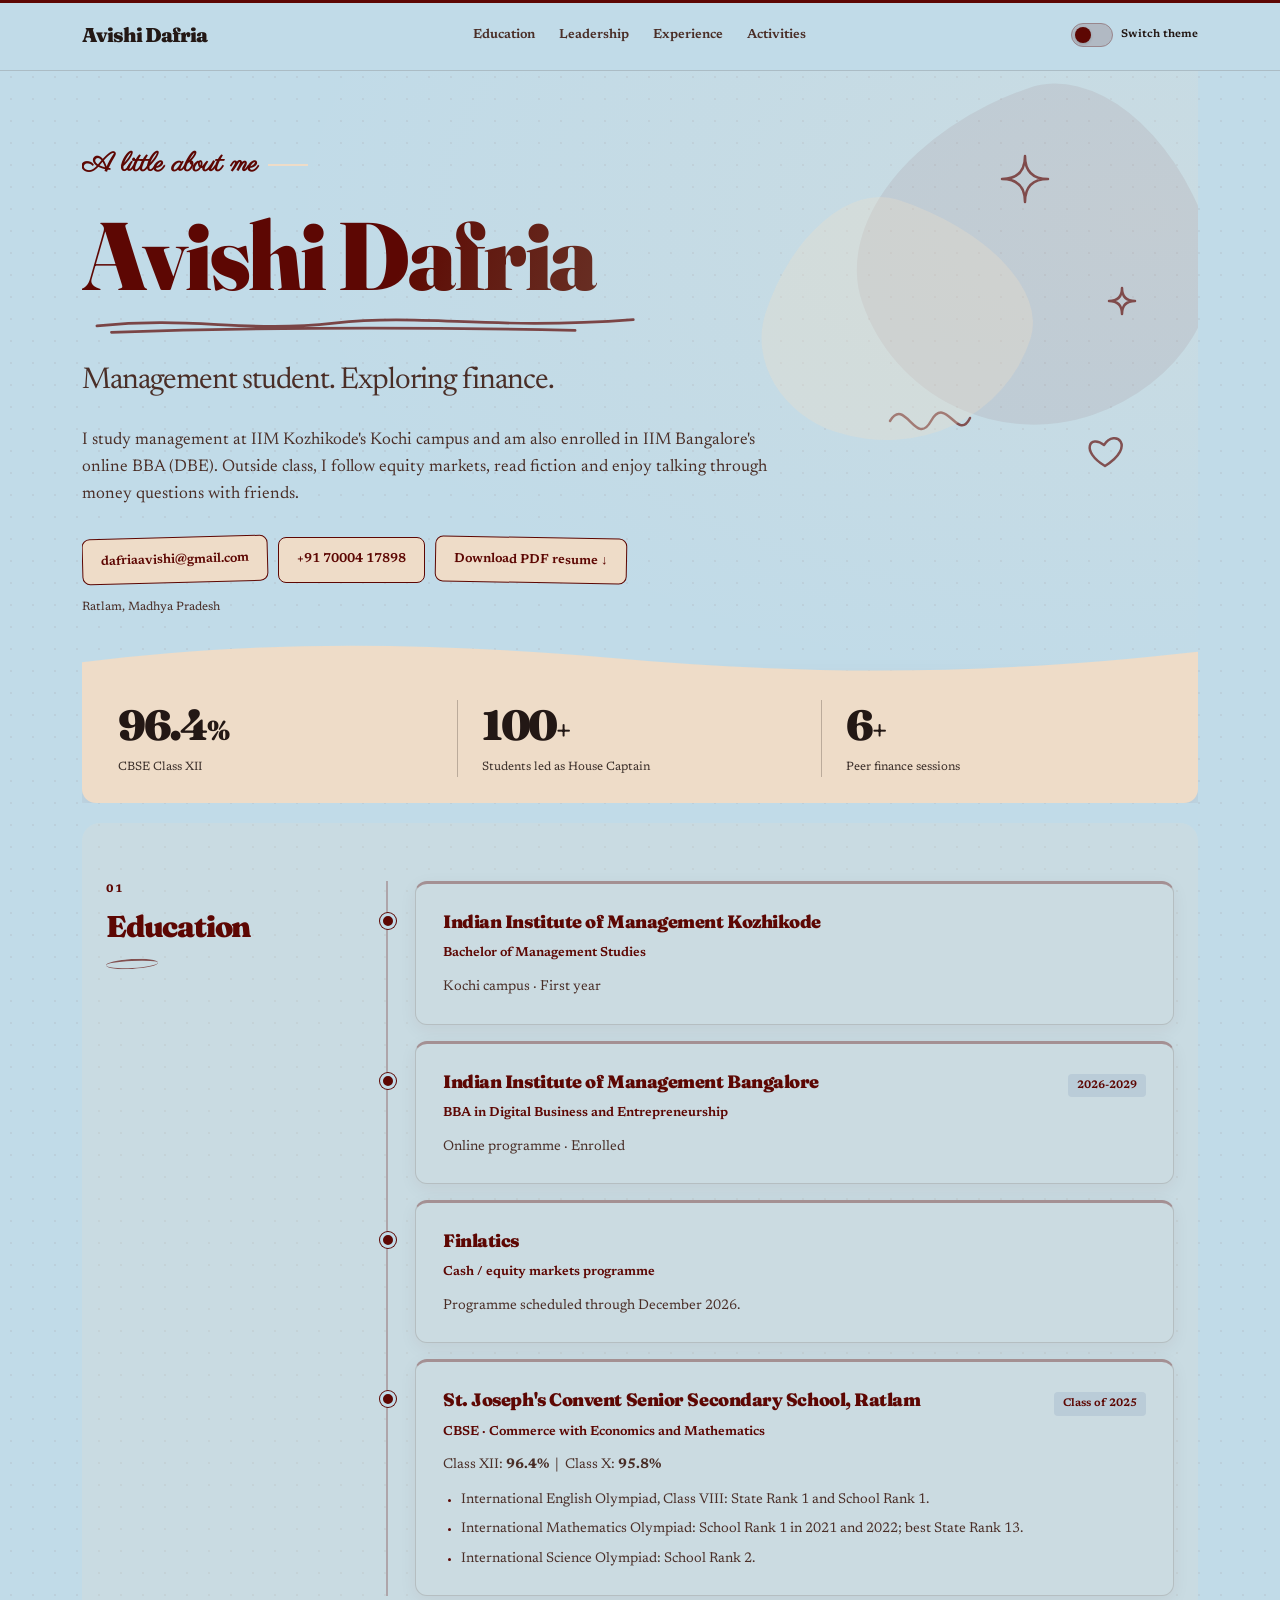
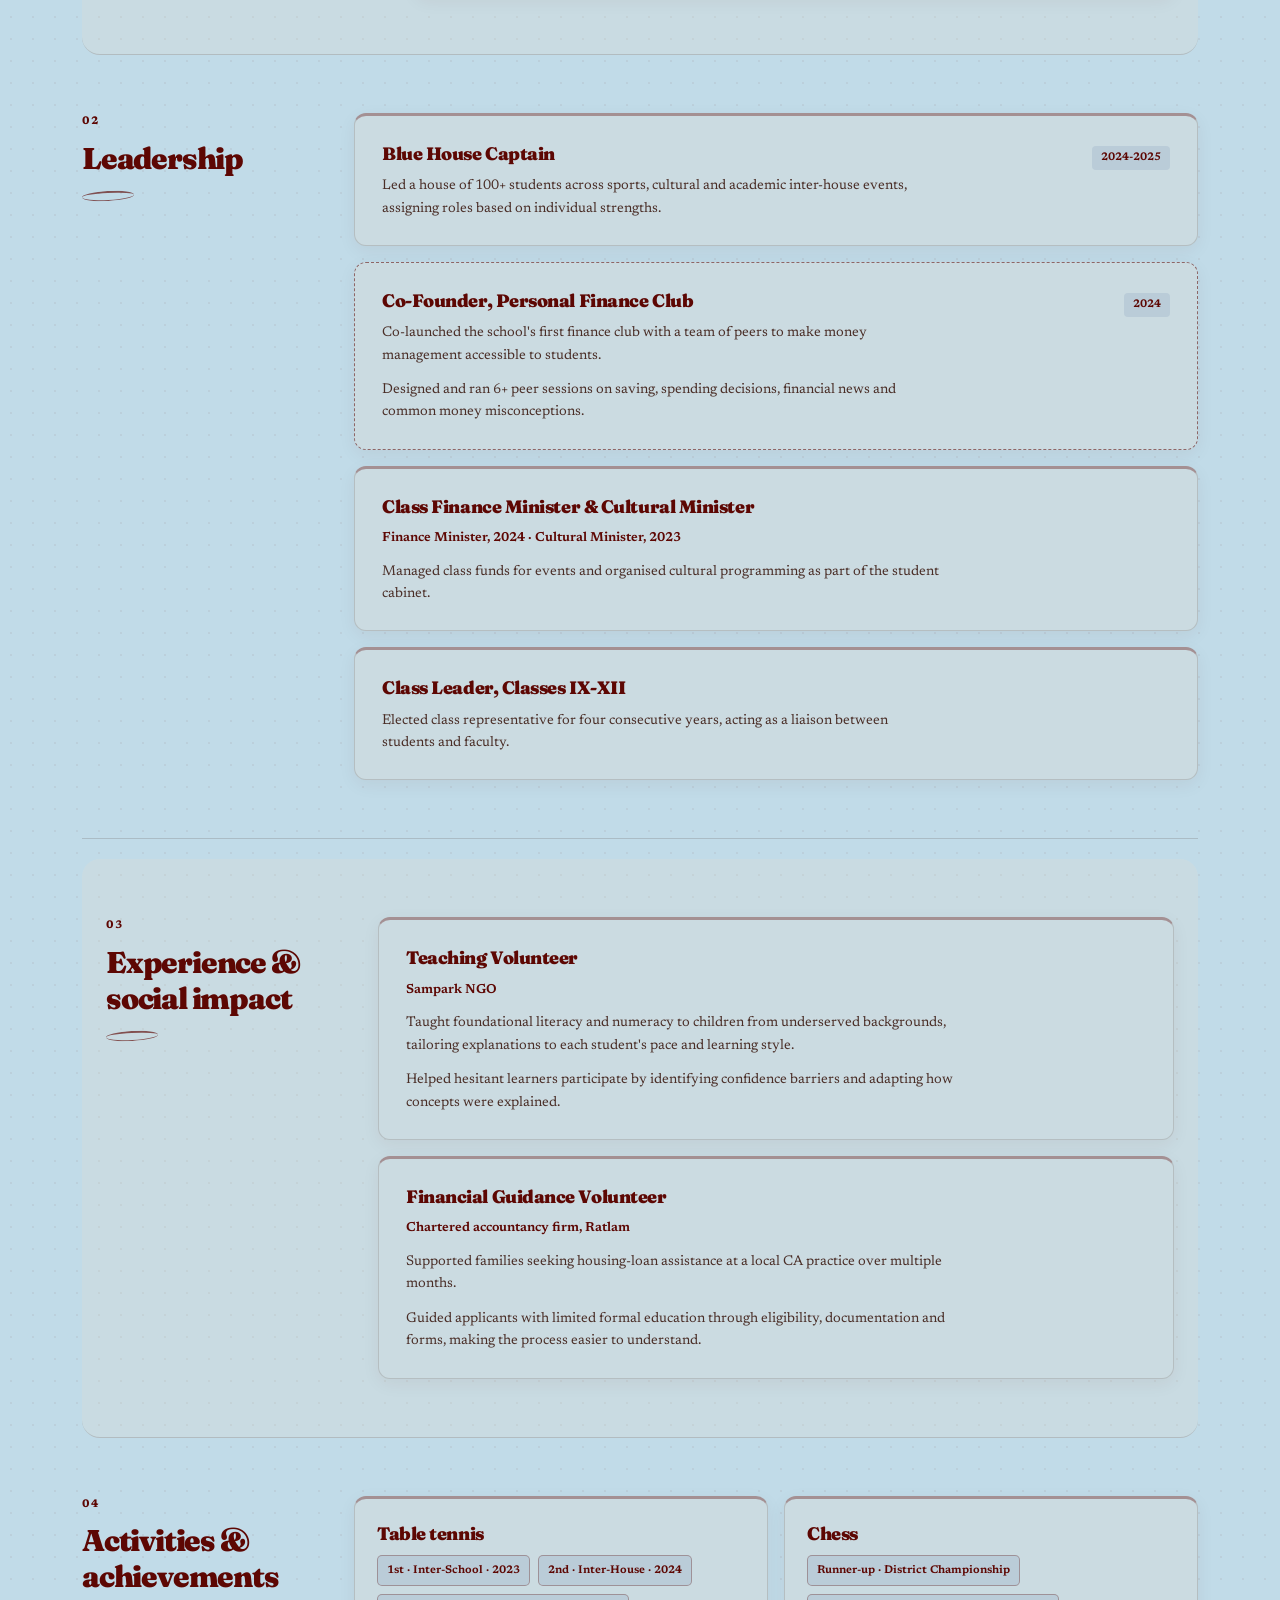
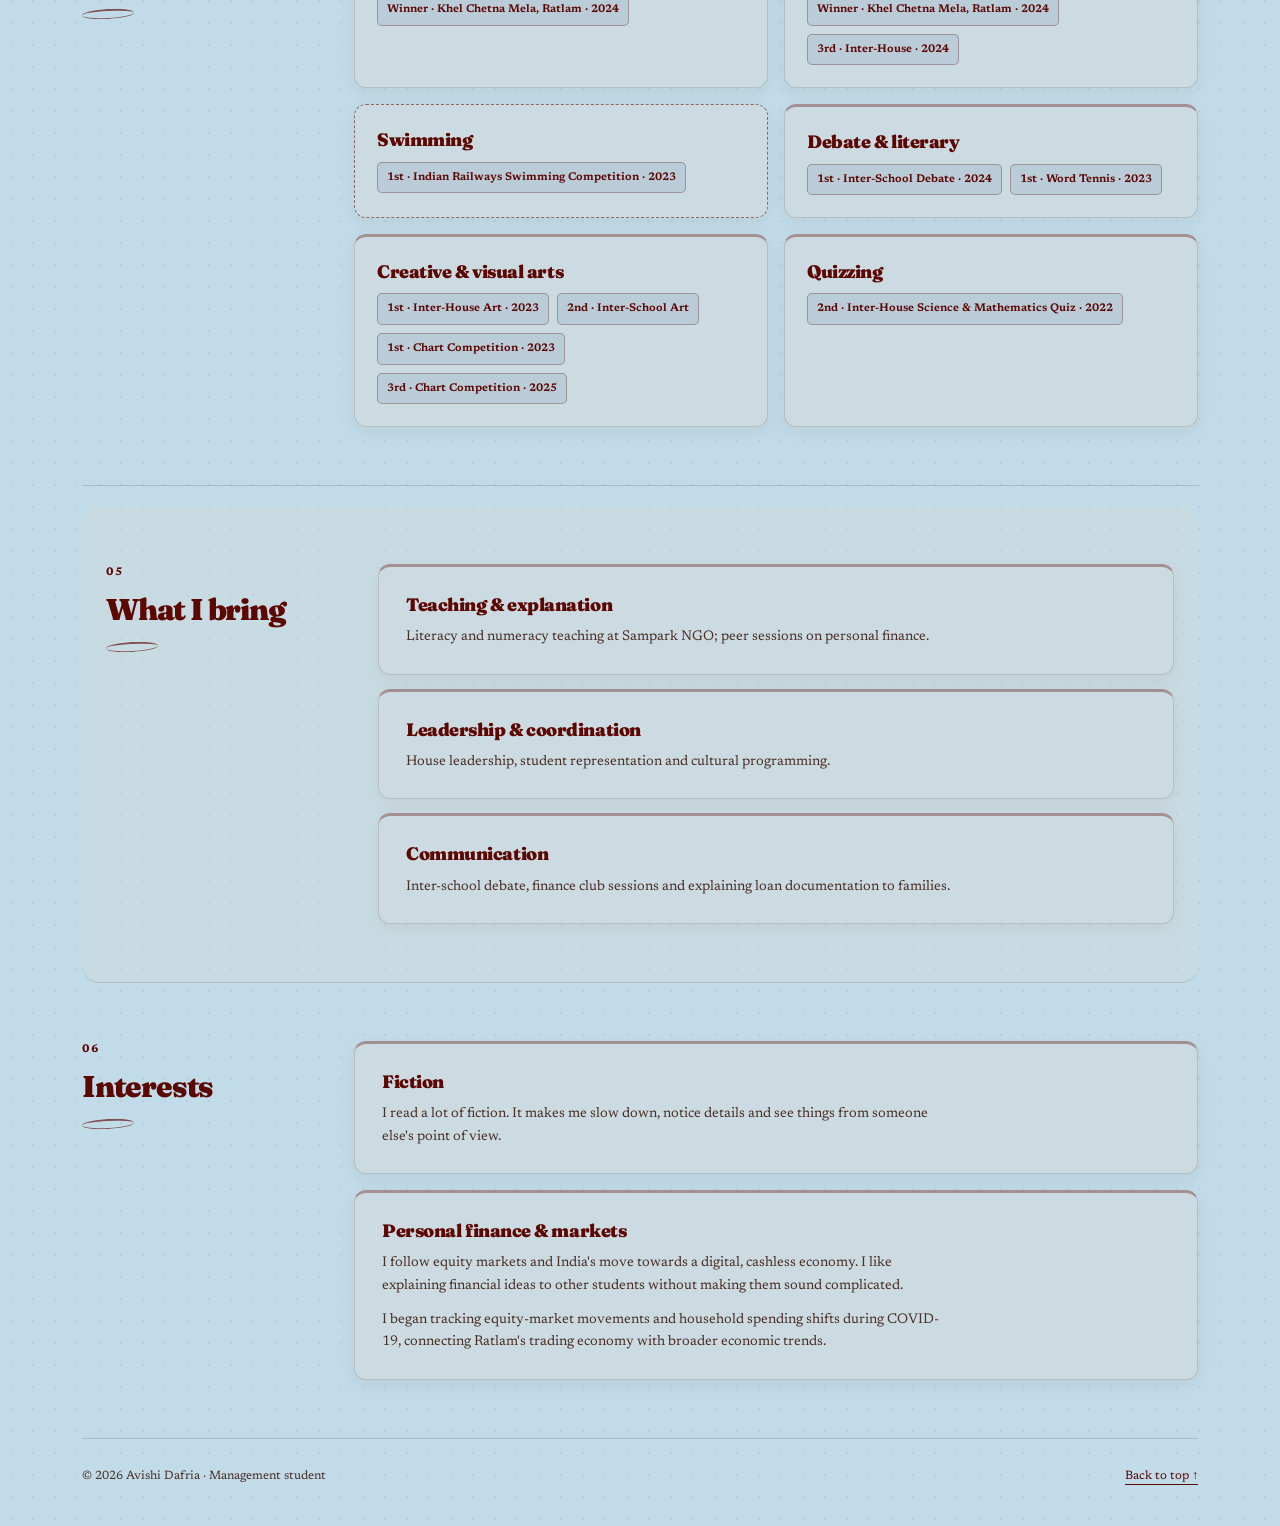
<file: index.html>
<!DOCTYPE html>
<html lang="en">
<head>
  <meta charset="UTF-8">
  <meta name="viewport" content="width=device-width, initial-scale=1.0">
  <meta name="description" content="Avishi Dafria's student resume: education, leadership, volunteering and interests.">
  <meta property="og:title" content="Avishi Dafria | Resume">
  <meta property="og:description" content="Management student exploring finance. Education, leadership, volunteering and interests.">
  <meta property="og:type" content="website">
  <meta name="theme-color" content="#5D0703">
  <title>Avishi Dafria | Resume</title>
  <link rel="preconnect" href="https://fonts.googleapis.com">
  <link rel="preconnect" href="https://fonts.gstatic.com" crossorigin>
  <link href="https://fonts.googleapis.com/css2?family=Fraunces:wght@400;700;900&family=Newsreader:wght@400;500;600;700&family=Parisienne&display=swap" rel="stylesheet">
  <link rel="icon" href="data:image/svg+xml,%3Csvg xmlns=%27http://www.w3.org/2000/svg%27 viewBox=%270 0 64 64%27%3E%3Crect width=%2764%27 height=%2764%27 rx=%2716%27 fill=%27%235D0703%27/%3E%3Ctext x=%2732%27 y=%2742%27 text-anchor=%27middle%27 font-family=%27Arial%27 font-size=%2730%27 fill=%27white%27%3EAD%3C/text%3E%3C/svg%3E">
  <link rel="stylesheet" href="style.css">
</head>
<body>
  <div class="scroll-progress" aria-hidden="true"></div>
  <a class="skip-link" href="#main">Skip to resume</a>
  <header class="site-header">
    <div class="header-inner">
      <a class="wordmark" href="#top">Avishi Dafria</a>
      <nav aria-label="Resume sections">
        <a href="#education">Education</a>
        <a href="#leadership">Leadership</a>
        <a href="#experience">Experience</a>
        <a href="#activities">Activities</a>
      </nav>
      <label class="theme-switch"><input id="theme-toggle" type="checkbox"><span class="toggle-track" aria-hidden="true"></span><span class="toggle-text">Switch theme</span></label>
    </div>
  </header>
  <main id="main" class="resume">
    <section id="top" class="intro" aria-labelledby="name">

      <svg class="hero-doodles" viewBox="0 0 1100 450" aria-hidden="true" focusable="false"><g fill="none" stroke="currentColor" stroke-width="2.5" stroke-linecap="round" stroke-linejoin="round"><path d="M935 55 Q935 78 958 78 Q935 78 935 101 Q935 78 912 78 Q935 78 935 55Z"/><path d="M1032 187 Q1032 200 1045 200 Q1032 200 1032 213 Q1032 200 1019 200 Q1032 200 1032 187Z"/><path d="M800 320 C815 295 826 347 841 320 S868 342 880 317"/><path d="M1015 365 C990 350 1000 333 1014 344 C1025 327 1047 345 1015 365Z"/></g></svg>
      <p class="eyebrow">A little about me</p>
      <h1 id="name">Avishi Dafria</h1>
      <svg class="name-swish" viewBox="0 0 600 22" aria-hidden="true" focusable="false"><path d="M4 12 C110 1 165 20 265 9 S435 17 594 5 M20 19 Q260 11 530 17" fill="none" stroke="currentColor" stroke-width="3" stroke-linecap="round"/></svg>
      <p class="subtitle">Management student. Exploring finance.</p>
      <p class="summary">I study management at IIM Kozhikode's Kochi campus and am also enrolled in IIM Bangalore's online BBA (DBE). Outside class, I follow equity markets, read fiction and enjoy talking through money questions with friends.</p>
      <div class="contact-list" aria-label="Contact details">
        <a class="contact-button" href="mailto:dafriaavishi@gmail.com">dafriaavishi@gmail.com</a>
        <a class="contact-button secondary-button" href="tel:+917000417898">+91 70004 17898</a>
        <a class="contact-button secondary-button" href="resume.pdf" download="Avishi_Dafria_Resume.pdf">Download PDF resume &darr;</a>
      </div>
      <p class="location">Ratlam, Madhya Pradesh</p>
      <svg class="hero-wave" viewBox="0 0 1200 48" preserveAspectRatio="none" aria-hidden="true" focusable="false"><path d="M0 30 C180 0 360 0 570 24 S960 50 1200 15 L1200 48 L0 48 Z"/></svg>
      <div class="stat-strip" aria-label="Resume highlights">
        <div><strong>96.4<span>%</span></strong><span>CBSE Class XII</span></div>
        <div><strong>100<span>+</span></strong><span>Students led as House Captain</span></div>
        <div><strong>6<span>+</span></strong><span>Peer finance sessions</span></div>
      </div>
    </section>

    <section id="education" class="resume-section" aria-labelledby="education-heading">
      <div class="section-label"><span class="section-number">01</span><h2 id="education-heading">Education</h2></div>
      <div class="section-content timeline">
        <article class="entry">
          <h3>Indian Institute of Management Kozhikode</h3>
          <p class="role">Bachelor of Management Studies</p>
          <p>Kochi campus &middot; First year</p>
        </article>
        <article class="entry">
          <div class="entry-heading"><h3>Indian Institute of Management Bangalore</h3><p class="date">2026-2029</p></div>
          <p class="role">BBA in Digital Business and Entrepreneurship</p>
          <p>Online programme &middot; Enrolled</p>
        </article>
        <article class="entry">
          <h3>Finlatics</h3>
          <p class="role">Cash / equity markets programme</p>
          <p>Programme scheduled through December 2026.</p>
        </article>
        <article class="entry">
          <div class="entry-heading"><h3>St. Joseph's Convent Senior Secondary School, Ratlam</h3><p class="date">Class of 2025</p></div>
          <p class="role">CBSE &middot; Commerce with Economics and Mathematics</p>
          <p>Class XII: <strong>96.4%</strong> &nbsp;|&nbsp; Class X: <strong>95.8%</strong></p>
          <ul>
            <li>International English Olympiad, Class VIII: State Rank 1 and School Rank 1.</li>
            <li>International Mathematics Olympiad: School Rank 1 in 2021 and 2022; best State Rank 13.</li>
            <li>International Science Olympiad: School Rank 2.</li>
          </ul>
        </article>
      </div>
    </section>

    <section id="leadership" class="resume-section" aria-labelledby="leadership-heading">
      <div class="section-label"><span class="section-number">02</span><h2 id="leadership-heading">Leadership</h2></div>
      <div class="section-content">
        <article class="entry">
          <div class="entry-heading"><h3>Blue House Captain</h3><p class="date">2024-2025</p></div>
          <p>Led a house of 100+ students across sports, cultural and academic inter-house events, assigning roles based on individual strengths.</p>
        </article>
        <article class="entry">
          <div class="entry-heading"><h3>Co-Founder, Personal Finance Club</h3><p class="date">2024</p></div>
          <p>Co-launched the school's first finance club with a team of peers to make money management accessible to students.</p>
          <p>Designed and ran 6+ peer sessions on saving, spending decisions, financial news and common money misconceptions.</p>
        </article>
        <article class="entry">
          <h3>Class Finance Minister &amp; Cultural Minister</h3>
          <p class="role">Finance Minister, 2024 &middot; Cultural Minister, 2023</p>
          <p>Managed class funds for events and organised cultural programming as part of the student cabinet.</p>
        </article>
        <article class="entry">
          <h3>Class Leader, Classes IX-XII</h3>
          <p>Elected class representative for four consecutive years, acting as a liaison between students and faculty.</p>
        </article>
      </div>
    </section>

    <section id="experience" class="resume-section" aria-labelledby="experience-heading">
      <div class="section-label"><span class="section-number">03</span><h2 id="experience-heading">Experience &amp;  social impact</h2></div>
      <div class="section-content">
        <article class="entry">
          <h3>Teaching Volunteer</h3><p class="role">Sampark NGO</p>
          <p>Taught foundational literacy and numeracy to children from underserved backgrounds, tailoring explanations to each student's pace and learning style.</p>
          <p>Helped hesitant learners participate by identifying confidence barriers and adapting how concepts were explained.</p>
        </article>
        <article class="entry">
          <h3>Financial Guidance Volunteer</h3><p class="role">Chartered accountancy firm, Ratlam</p>
          <p>Supported families seeking housing-loan assistance at a local CA practice over multiple months.</p>
          <p>Guided applicants with limited formal education through eligibility, documentation and forms, making the process easier to understand.</p>
        </article>
      </div>
    </section>

    <section id="activities" class="resume-section" aria-labelledby="activities-heading">
      <div class="section-label"><span class="section-number">04</span><h2 id="activities-heading">Activities &amp;  achievements</h2></div>
      <div class="section-content">
        <article class="entry achievement-card"><h3>Table tennis</h3><div class="badge-list"><span class="badge">1st &middot; Inter-School &middot; 2023</span><span class="badge">2nd &middot; Inter-House &middot; 2024</span><span class="badge">Winner &middot; Khel Chetna Mela, Ratlam &middot; 2024</span></div></article>
        <article class="entry achievement-card"><h3>Chess</h3><div class="badge-list"><span class="badge">Runner-up &middot; District Championship</span><span class="badge">Winner &middot; Khel Chetna Mela, Ratlam &middot; 2024</span><span class="badge">3rd &middot; Inter-House &middot; 2024</span></div></article>
        <article class="entry achievement-card"><h3>Swimming</h3><div class="badge-list"><span class="badge">1st &middot; Indian Railways Swimming Competition &middot; 2023</span></div></article>
        <article class="entry achievement-card"><h3>Debate &amp; literary</h3><div class="badge-list"><span class="badge">1st &middot; Inter-School Debate &middot; 2024</span><span class="badge">1st &middot; Word Tennis &middot; 2023</span></div></article>
        <article class="entry achievement-card"><h3>Creative &amp; visual arts</h3><div class="badge-list"><span class="badge">1st &middot; Inter-House Art &middot; 2023</span><span class="badge">2nd &middot; Inter-School Art</span><span class="badge">1st &middot; Chart Competition &middot; 2023</span><span class="badge">3rd &middot; Chart Competition &middot; 2025</span></div></article>
        <article class="entry achievement-card"><h3>Quizzing</h3><div class="badge-list"><span class="badge">2nd &middot; Inter-House Science &amp; Mathematics Quiz &middot; 2022</span></div></article>
      </div>
    </section>

    <section id="skills" class="resume-section" aria-labelledby="skills-heading">
      <div class="section-label"><span class="section-number">05</span><h2 id="skills-heading">What I bring</h2></div>
      <div class="section-content skill-grid">
        <article class="entry"><h3>Teaching &amp; explanation</h3><p>Literacy and numeracy teaching at Sampark NGO; peer sessions on personal finance.</p></article>
        <article class="entry"><h3>Leadership &amp; coordination</h3><p>House leadership, student representation and cultural programming.</p></article>
        <article class="entry"><h3>Communication</h3><p>Inter-school debate, finance club sessions and explaining loan documentation to families.</p></article>
      </div>
    </section>

    <section id="interests" class="resume-section" aria-labelledby="interests-heading">
      <div class="section-label"><span class="section-number">06</span><h2 id="interests-heading">Interests</h2></div>
      <div class="section-content">
        <article class="entry"><h3>Fiction</h3><p>I read a lot of fiction. It makes me slow down, notice details and see things from someone else's point of view.</p></article>
        <article class="entry"><h3>Personal finance &amp; markets</h3><p>I follow equity markets and India's move towards a digital, cashless economy. I like explaining financial ideas to other students without making them sound complicated.</p><p>I began tracking equity-market movements and household spending shifts during COVID-19, connecting Ratlam's trading economy with broader economic trends.</p></article>
      </div>
    </section>
  </main>
  <footer class="site-footer"><p>&copy; 2026 Avishi Dafria &middot; Management student</p><a href="#top">Back to top &uarr;</a></footer>
</body>
</html>
</file>
<file: style.css>
/* Pantone-inspired editorial palette; mixed tints keep the page consistent. */
:root { --primary: #5D0703; --rose: #C1DBE8; --salmon: #EEDCC8; --paper: #EEDCC8; --ink: var(--primary); --muted: color-mix(in srgb, var(--primary) 85%, var(--rose)); color-scheme: light dark; }
* { box-sizing: border-box; }
html { scroll-behavior: smooth; scroll-padding-top: 110px; }
body { margin: 0; background: color-mix(in srgb, var(--primary) 5%, var(--paper)); color: var(--ink); font-family: 'Newsreader', Georgia, serif; font-size: 16px; line-height: 1.6; }
a { color: var(--primary); text-underline-offset: 5px; }
a:hover { text-decoration: none; }
a:focus-visible { outline: 3px solid var(--primary); outline-offset: 5px; }
h1,h2,h3,.wordmark { font-family: 'Fraunces', Arial, sans-serif; }
h1,h2,h3,p { margin-top: 0; }
p { margin-bottom: 12px; max-width: 70ch; }
h1 { font-size: clamp(48px, 7.5vw, 100px); font-weight: 700; line-height: 1.03; letter-spacing: -.06em; margin-bottom: 22px; }
h2 { font-size: clamp(26px,2.4vw,30px); font-weight: 700; line-height: 1.2; letter-spacing: -.04em; margin-bottom: 0; }
h3 { font-size: 18px; font-weight: 700; line-height: 1.4; letter-spacing: -.025em; margin-bottom: 9px; }
.skip-link { position: absolute; top: -80px; left: 16px; padding: 12px 18px; background: var(--paper); z-index: 20; }
.skip-link:focus { top: 8px; }
.site-header { position: sticky; top: 0; z-index: 10; background: var(--paper); border-bottom: 1px solid color-mix(in srgb,var(--muted) 18%,transparent); }
.header-inner { max-width: 1180px; margin: auto; padding: 13px 32px; display: flex; justify-content: space-between; align-items: center; gap: 24px; }
.wordmark { font-size: 20px; font-weight: 800; letter-spacing: -.05em; color: var(--ink); text-decoration: none; }
nav { display: flex; gap: 8px 24px; flex-wrap: wrap; }
nav a { min-height: 44px; display: flex; align-items: center; font-size: 13px; font-weight: 600; color: var(--muted); text-decoration: none; }
nav a:hover { color: var(--primary); }
.resume { max-width: 1180px; padding: 0 32px; margin: auto; }
.intro { padding: 76px 0 0; background: radial-gradient(ellipse at 95% 20%,color-mix(in srgb,var(--salmon) 38%,transparent),transparent 58%); }
.eyebrow { display: flex; align-items: center; gap: 10px; font-size: 11px; font-weight: 700; text-transform: uppercase; letter-spacing: .17em; color: var(--primary); margin-bottom: 24px; }
.status-dot { width: 8px; height: 8px; border-radius: 50%; background: var(--primary); box-shadow: 0 0 0 5px color-mix(in srgb,var(--primary) 10%,transparent); }
.subtitle { font-size: clamp(21px,3vw,30px); font-weight: 400; letter-spacing: -.035em; color: var(--muted); margin-bottom: 22px; }
.summary { font-size: 17px; max-width: 70ch; color: var(--muted); }
.contact-list { display: flex; flex-wrap: wrap; gap: 10px; margin-top: 28px; }
.contact-button { display: inline-flex; min-height: 46px; align-items: center; justify-content: center; padding: 11px 18px; border: 1px solid var(--primary); border-radius: 8px; background: var(--primary); color: var(--paper); text-decoration: none; font-size: 13px; font-weight: 600; transition: transform .2s ease, box-shadow .2s ease; }
.secondary-button { color: var(--primary); background: var(--paper); border-color: color-mix(in srgb,var(--primary) 25%,transparent); }
.contact-button:hover { transform: translateY(-2px); box-shadow: 0 6px 15px color-mix(in srgb,var(--ink) 9%,transparent); }
.location { margin: 15px 0 0; color: var(--muted); font-size: 12px; }
.stat-strip { margin-top: 44px; display: grid; grid-template-columns: repeat(3,minmax(0,1fr)); background: var(--primary); color: var(--paper); border-radius: 14px; padding: 26px 12px; }
.stat-strip > div { padding: 0 24px; border-right: 1px solid color-mix(in srgb,var(--paper) 25%,transparent); }
.stat-strip > div:last-child { border: 0; }
.stat-strip strong { display: block; font-family: 'Fraunces',Arial,sans-serif; font-size: 42px; line-height: 1.2; letter-spacing: -.055em; margin-bottom: 8px; }
.stat-strip strong span { font-size: .65em; }
.stat-strip div > span { display: block; font-size: 12px; opacity: .88; }
.resume-section { display: grid; grid-template-columns: 240px minmax(0,1fr); gap: 32px; padding: 58px 0; border-bottom: 1px solid color-mix(in srgb,var(--muted) 18%,transparent); }
.section-label { align-self: start; }
.section-number { display: block; font-size: 11px; font-weight: 700; letter-spacing: .13em; color: var(--primary); margin-bottom: 10px; }
.section-content { min-width: 0; }
.entry { padding: 25px 27px; background: var(--paper); border: 1px solid color-mix(in srgb,var(--muted) 16%,transparent); border-radius: 12px; box-shadow: 0 3px 12px color-mix(in srgb,var(--ink) 3%,transparent); transition: transform .2s ease, box-shadow .2s ease; }
.entry:hover { transform: translateY(-3px); box-shadow: 0 9px 24px color-mix(in srgb,var(--ink) 8%,transparent); }
.entry + .entry { margin-top: 16px; }
.entry p,.entry li { font-size: 14px; color: var(--muted); }
.entry p:last-child { margin-bottom: 0; }
.entry-heading { display: flex; justify-content: space-between; align-items: baseline; gap: 10px; flex-wrap: wrap; }
.date { display: inline-block; padding: 3px 9px; border-radius: 4px; background: color-mix(in srgb,var(--primary) 7%,var(--paper)); color: var(--primary) !important; font-size: 11px !important; font-weight: 600; margin-bottom: 10px; }
.role { color: var(--primary) !important; font-size: 13px !important; font-weight: 600; }
ul { padding-left: 18px; margin: 10px 0 0; }
li + li { margin-top: 7px; }
li::marker { color: var(--primary); }
.timeline { border-left: 2px solid color-mix(in srgb,var(--primary) 25%,transparent); padding-left: 27px; margin-left: 8px; }
.timeline .entry { position: relative; }
.timeline .entry::before { content: ''; width: 10px; height: 10px; border-radius: 50%; background: var(--primary); border: 3px solid var(--paper); box-shadow: 0 0 0 1px var(--primary); position: absolute; left: -36px; top: 29px; }
#activities .section-content { display: grid; grid-template-columns: repeat(2,minmax(0,1fr)); gap: 16px; }
#activities .entry { margin: 0; padding: 22px; }
.badge-list { display: flex; gap: 8px; flex-wrap: wrap; }
.badge { display: block; background: color-mix(in srgb,var(--primary) 7%,var(--paper)); color: var(--primary); padding: 6px 9px; border-radius: 5px; font-size: 11px; font-weight: 600; line-height: 1.6; }
.skill-grid { display: grid; gap: 14px; }
.skill-grid .entry { margin: 0; }
.site-footer { display: flex; justify-content: space-between; flex-wrap: wrap; gap: 12px; max-width: 1180px; margin: auto; padding: 28px 32px 40px; color: var(--muted); font-size: 12px; }
.site-footer p { margin: 0; }
@media (max-width: 900px) { .resume-section { grid-template-columns: 190px minmax(0,1fr); gap: 22px; } }
@media (max-width: 700px) {
  .header-inner { padding: 12px 22px; flex-direction: column; gap: 2px; align-items: flex-start; }
  nav { width: 100%; justify-content: space-between; gap: 6px; }
  nav a { font-size: 11px; }
  .resume { padding: 0 22px; }
  .intro { padding-top: 42px; }
  .summary { font-size: 15px; }
  .contact-list { gap: 8px; }
  .contact-button { font-size: 12px; padding: 10px 12px; }
  .stat-strip { margin-top: 30px; padding: 20px 5px; }
  .stat-strip > div { padding: 0 10px; }
  .stat-strip strong { font-size: 29px; }
  .stat-strip div > span { font-size: 10px; }
  .resume-section { grid-template-columns: 1fr; gap: 22px; padding: 36px 0; }
  .section-label { display: flex; gap: 12px; align-items: baseline; }
  .section-number { margin: 0; }
  .desktop-break { display: none; }
  h2 { font-size: 26px; }
  h3 { font-size: 16px; }
  .entry { padding: 21px; }
  .timeline { padding-left: 22px; }
  .timeline .entry::before { left: -31px; }
  #activities .section-content { grid-template-columns: 1fr; }
  .site-footer { padding: 24px 22px 32px; }
}
@media (prefers-color-scheme: dark) {
  :root { --primary: #EEDCC8; --rose: #C1DBE8; --salmon: #EEDCC8; --paper: #5D0703; --ink: #EEDCC8; --muted: color-mix(in srgb, var(--ink) 88%, var(--salmon)); }
  .intro { background: radial-gradient(ellipse at 95% 20%,color-mix(in srgb,var(--salmon) 10%,transparent),transparent 58%); }
}
@media (prefers-reduced-motion: reduce) {
  html { scroll-behavior: auto; }
  *,*::before,*::after { transition: none !important; }
  .entry:hover,.contact-button:hover { transform: none; }
}
@media print {
  :root { --primary: #5D0703; --paper: #EEDCC8; --ink: var(--primary); --muted: var(--primary); }
  body { background: var(--paper); }
  .site-header,.skip-link,.site-footer,.contact-button[download] { display: none; }
  .intro { padding-top: 10px; background: none; }
  .resume-section { padding: 24px 0; }
  .entry { box-shadow: none; break-inside: avoid; }
}

/* Short CSS-only entrances. No hidden state is required for the base layout. */
@keyframes arrive { from { opacity: 0; transform: translateY(12px); } to { opacity: 1; transform: translateY(0); } }
@keyframes soft-glow { 0%,100% { opacity: .4; transform: scaleX(.6); } 50% { opacity: 1; transform: scaleX(1); } }
@media (prefers-reduced-motion: no-preference) {
  .intro > * { animation: arrive .55s ease backwards; }
  .intro > :nth-child(2) { animation-delay: .06s; }
  .intro > :nth-child(3) { animation-delay: .12s; }
  .intro > :nth-child(4) { animation-delay: .18s; }
  .intro > :nth-child(5) { animation-delay: .24s; }
  .intro > :nth-child(6) { animation-delay: .3s; }
  .intro > :nth-child(7) { animation-delay: .36s; }
  .entry { animation: arrive .5s ease backwards; }
  .entry:nth-child(2n) { animation-delay: .08s; }
  .entry:nth-child(3n) { animation-delay: .16s; }
  .eyebrow::after { content: ''; width: 40px; height: 2px; display: inline-block; background: var(--rose); transform-origin: left; animation: soft-glow 2s ease-in-out 2; }
}
@media (prefers-reduced-motion: reduce) {
  *,*::before,*::after { animation: none !important; }
}

/* The checkbox selects the opposite theme; unchecked follows the device. */
.theme-switch { display: inline-flex; align-items: center; gap: 7px; cursor: pointer; white-space: nowrap; font-size: 11px; font-weight: 600; min-height: 44px; }
.theme-switch input { width: 16px; height: 16px; accent-color: var(--primary); cursor: pointer; }
.theme-switch input:focus-visible { outline: 2px solid var(--primary); outline-offset: 4px; }
:root:has(#theme-toggle:checked) { --primary: #EEDCC8; --paper: #5D0703; --ink: #EEDCC8; --muted: color-mix(in srgb,var(--ink) 88%,var(--salmon)); color-scheme: dark; }
:root:has(#theme-toggle:checked) .intro { background: radial-gradient(ellipse at 95% 20%,color-mix(in srgb,var(--salmon) 10%,transparent),transparent 58%); }
@media (prefers-color-scheme: dark) {
  :root:has(#theme-toggle:checked) { --primary: #5D0703; --paper: #EEDCC8; --ink: #5D0703; --muted: color-mix(in srgb,var(--primary) 85%,var(--rose)); color-scheme: light; }
  :root:has(#theme-toggle:checked) .intro { background: radial-gradient(ellipse at 95% 20%,color-mix(in srgb,var(--salmon) 38%,transparent),transparent 58%); }
}
@supports (background-clip: text) {
  #name { color: transparent; background: linear-gradient(110deg,var(--primary) 15%,color-mix(in srgb,var(--ink) 60%,var(--rose)) 42%,var(--primary) 75%); background-size: 200% auto; background-clip: text; }
}
@keyframes colour-drift { from { background-position: 0% center; } to { background-position: 100% center; } }
@keyframes reading-progress { from { transform: scaleX(0); } to { transform: scaleX(1); } }
.scroll-progress { display: none; }
@media (prefers-reduced-motion: no-preference) {
  #name { animation: arrive .55s .06s ease backwards, colour-drift 10s ease-in-out infinite alternate; }
  @supports (animation-timeline: scroll()) {
    .scroll-progress { display: block; position: fixed; top: 0; left: 0; width: 100%; height: 3px; background: var(--primary); z-index: 30; transform-origin: left; animation: reading-progress linear both; animation-timeline: scroll(root block); }
  }
}
.error-page { min-height: 100vh; display: grid; place-items: center; padding: 32px; }
.error-card { width: min(100%,680px); padding: clamp(24px,6vw,64px); border: 1px solid var(--rose); border-radius: 20px; background: var(--paper); }
.error-card h1 { font-size: clamp(90px,20vw,180px); margin-bottom: 20px; }
.error-card h2 { margin-bottom: 20px; }
.error-card .contact-button { margin-top: 12px; }
@media (max-width: 700px) {
  .header-inner { display: grid; grid-template-columns: 1fr auto; gap: 0 8px; }
  .wordmark { font-size: 18px; }
  nav { grid-column: 1 / -1; grid-row: 2; }
  .theme-switch { grid-column: 2; grid-row: 1; }
  .theme-switch input { margin: 0; }
}
@media print { .theme-switch,.scroll-progress { display: none; } #name { color: var(--ink); background: none; } }

/* Native checkbox semantics with a custom, keyboard-focusable visual switch. */
.theme-switch { position: relative; gap: 8px; }
.theme-switch input { position: absolute; width: 1px; height: 1px; opacity: 0; clip-path: inset(50%); }
.toggle-track { display: inline-block; width: 42px; height: 24px; border-radius: 999px; background: color-mix(in srgb,var(--primary) 16%,var(--paper)); border: 1px solid color-mix(in srgb,var(--primary) 40%,var(--paper)); position: relative; transition: background .2s ease; }
.toggle-track::before { content: ''; position: absolute; top: 3px; left: 3px; width: 16px; height: 16px; border-radius: 50%; background: var(--primary); box-shadow: 0 1px 3px color-mix(in srgb,var(--ink) 20%,transparent); transition: transform .2s ease; }
.theme-switch input:checked + .toggle-track::before { transform: translateX(18px); }
.theme-switch input:focus-visible + .toggle-track { outline: 3px solid var(--primary); outline-offset: 4px; }
.theme-switch:hover .toggle-track { border-color: var(--primary); }
@media (max-width: 700px) { .toggle-text { position: absolute; width: 1px; height: 1px; overflow: hidden; clip-path: inset(50%); white-space: nowrap; } }


/* Locked blue, cherry and cream palette. The pill reverses the device theme. */
:root { --primary:#5D0703; --rose:#EEDCC8; --salmon:#EEDCC8; --paper:#C1DBE8; --ink:#231815; --muted:#4A2E27; color-scheme:light; }
body { background:var(--paper); }
h1,h2,h3,.wordmark,.stat-strip strong { font-family:'Fraunces',serif; font-weight:900; }
h1 { letter-spacing:-.025em; }
h2,h3 { color:var(--primary); }
.eyebrow { font-family:'Parisienne',cursive; text-transform:none; letter-spacing:0; font-size:27px; line-height:1.3; }
.contact-button,.secondary-button { background:#EEDCC8; color:#5D0703; border-color:#5D0703; }
.stat-strip { background:#EEDCC8; color:#231815; }
.stat-strip > div { border-color:color-mix(in srgb,#231815 25%,transparent); }
.badge { border:1px solid color-mix(in srgb,var(--primary) 30%,transparent); }
.intro { background:radial-gradient(ellipse at 95% 20%,color-mix(in srgb,var(--rose) 20%,transparent),transparent 58%); }
@media (prefers-color-scheme:dark) { :root { --primary:#EEDCC8; --rose:#C1DBE8; --salmon:#C1DBE8; --paper:#280E0D; --ink:#EEDCC8; --muted:#E2DABD; color-scheme:dark; } }
:root:has(#theme-toggle:checked) { --primary:#EEDCC8; --rose:#C1DBE8; --salmon:#C1DBE8; --paper:#280E0D; --ink:#EEDCC8; --muted:#E2DABD; color-scheme:dark; }
@media (prefers-color-scheme:dark) { :root:has(#theme-toggle:checked) { --primary:#5D0703; --rose:#EEDCC8; --salmon:#EEDCC8; --paper:#C1DBE8; --ink:#231815; --muted:#4A2E27; color-scheme:light; } }
@media print { :root,:root:has(#theme-toggle:checked) { --primary:#5D0703; --rose:#EEDCC8; --salmon:#EEDCC8; --paper:#C1DBE8; --ink:#231815; --muted:#4A2E27; color-scheme:light; } }

/* Decorative wave and progressive, CSS-only scroll entrances. */
.hero-wave { display:block; width:100%; height:34px; margin-top:24px; fill:#EEDCC8; }
.hero-wave + .stat-strip { margin-top:-1px; border-radius:0 0 14px 14px; }
@media (prefers-reduced-motion:no-preference) {
 @supports (animation-timeline:view()) {
  .resume-section .entry,.resume-section .section-label {
   animation:arrive .6s ease both; animation-timeline:view(); animation-range:entry 0% entry 55%;
  }
 }
}

/* Quiet texture, organic hero layers and alternating colour blocks. */
body { background-image:radial-gradient(color-mix(in srgb,var(--primary) 9%,transparent) .65px,transparent .8px); background-size:22px 22px; }
.intro { position:relative; isolation:isolate; }
.intro::before,.intro::after { content:''; position:absolute; z-index:-1; pointer-events:none; }
.intro::before { width:350px; height:330px; right:-10px; top:25px; background:#5D0703; opacity:.065; border-radius:65% 35% 48% 52% / 45% 58% 42% 55%; transform:rotate(-19deg); }
.intro::after { width:260px; height:240px; right:170px; top:135px; background:#EEDCC8; opacity:.3; border-radius:35% 65% 60% 40% / 62% 38% 62% 38%; transform:rotate(18deg); }
.resume-section:nth-of-type(2n) { background:color-mix(in srgb,#EEDCC8 19%,transparent); border-radius:18px; padding-left:24px; padding-right:24px; margin-top:20px; }
.section-label h2::after { content:''; display:block; width:52px; height:4px; margin-top:14px; border-radius:999px; background:var(--primary); opacity:.65; }
.entry { background:color-mix(in srgb,var(--paper) 78%,#EEDCC8); border-top:3px solid color-mix(in srgb,var(--primary) 35%,transparent); box-shadow:0 5px 18px color-mix(in srgb,var(--primary) 6%,transparent); }
.stat-strip { box-shadow:0 10px 28px color-mix(in srgb,var(--primary) 10%,transparent); }
@media(max-width:700px) { .intro::before {width:190px;height:220px;right:0;top:60px;} .intro::after {width:150px;height:190px;right:80px;top:150px;} .resume-section:nth-of-type(2n) {padding-left:16px;padding-right:16px;} .section-label h2::after {margin-top:8px;height:3px;} }

.intro { overflow:clip; }
.section-label,.section-label h2 { min-width:0; }
@media(max-width:700px) { .section-label h2 { overflow-wrap:anywhere; } }

/* Small, hand-drawn details keep the decoration personal rather than busy. */
.hero-doodles { position:absolute; width:100%; height:450px; inset:30px 0 auto; color:var(--primary); opacity:.65; z-index:-1; pointer-events:none; }
.name-swish { display:block; width:min(560px,80%); height:20px; margin:-12px 0 22px 4px; color:var(--primary); opacity:.7; }
.contact-button:nth-child(1) { transform:rotate(-1.5deg); }
.contact-button:nth-child(3) { transform:rotate(1deg); }
.contact-button:hover { transform:translateY(-2px) rotate(0); }
#leadership .entry:nth-child(2),#activities .entry:nth-child(3) { border:1.5px dashed color-mix(in srgb,var(--primary) 55%,transparent); }
.section-label h2::after { height:7px; border-top:2px solid var(--primary); border-bottom:1px solid var(--primary); border-radius:50%; transform:rotate(-3deg); background:none; }
@media(max-width:700px) { .hero-doodles {height:330px;top:70px;width:100%;} .name-swish {height:14px;margin-top:-13px;margin-bottom:22px;} }
@media(prefers-reduced-motion:reduce) { .contact-button,.contact-button:hover {transform:none;} }
</file>
